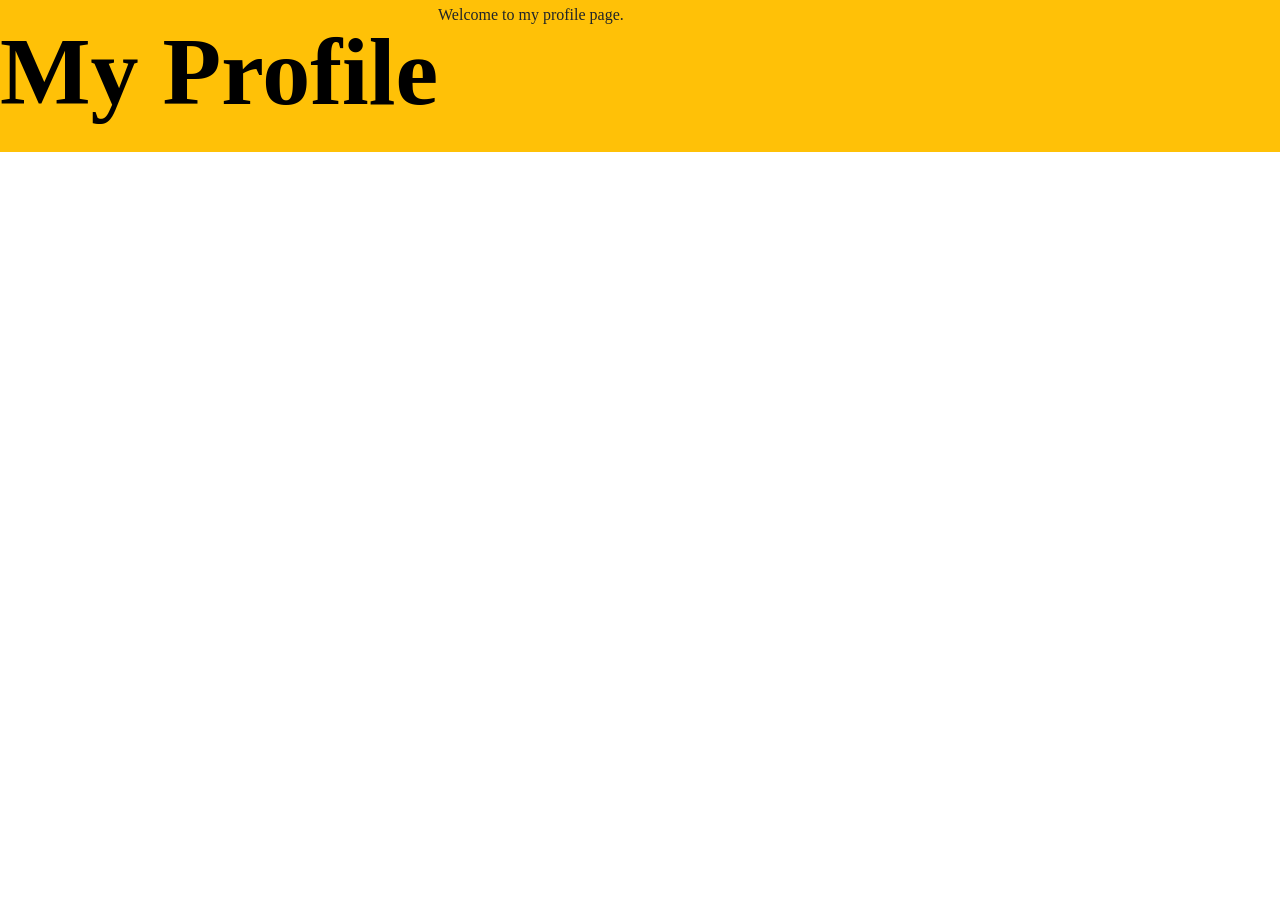
<file: inde.html>
<! Doctype html>
<html lang="en">
<head>
    <meta charset="UTF-8">
    <meta name="viewport" content="width=device-width, initial-scale=1.0">
    <link rel="preconnect" href="https://fonts.googleapis.com">
    <link rel="preconnect" href="https://fonts.gstatic.com" crossorigin>
    <link href="https://cdn.jsdelivr.net/npm/bootstrap@5.3.8/dist/css/bootstrap.min.css" rel="stylesheet" integrity="sha384-sRIl4kxILFvY47J16cr9ZwB07vP4J8+LH7qKQnuqkuIAvNWLzeN8tE5YBujZqJLB" crossorigin="anonymous">
  </head>
    <link href="https://fonts.googleapis.com/css2?family=Playfair+Display:ital,wght@0,400..900;1,400..900&family=Poppins:ital,wght@0,100;0,200;0,300;0,400;0,500;0,600;0,700;0,800;0,900;1,100;1,200;1,300;1,400;1,500;1,600;1,70
    <script src="https://cdn.jsdelivr.net/npm/bootstrap@5.3.8/dist/js/bootstrap.bundle.min.js" integrity="sha384-FKyoEForCGlyvwx9Hj09JcYn3nv7wiPVlz7YYwJrWVcXK/BmnVDxM+D2scQbITxI" crossorigin="anonymous"></script>
  <link rel="stylesheet" href="styles/css" />
  </head> 
<body>
    <div class="d-flex bg-warning">
    <h1>My Profile</h1>
    <p>Welcome to my profile page.</p>
    </div>
</body>
</html>
</file>
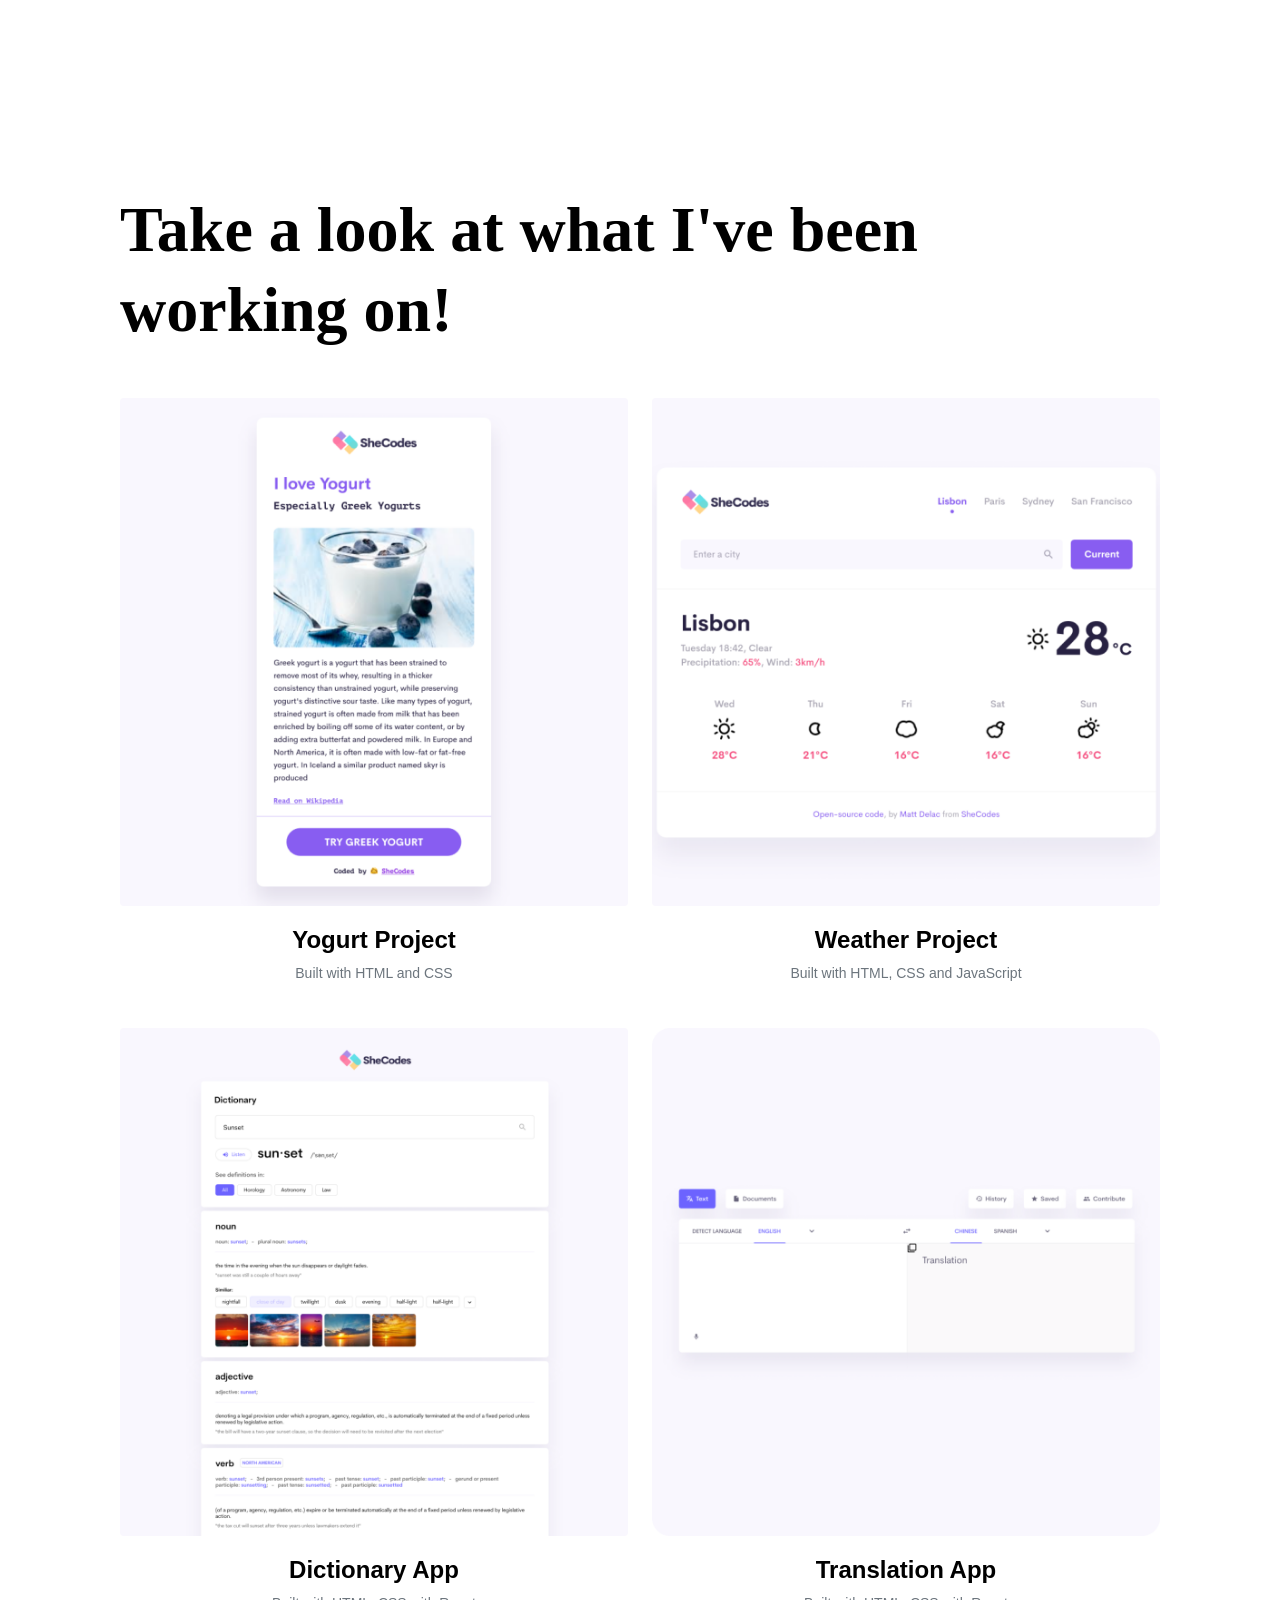
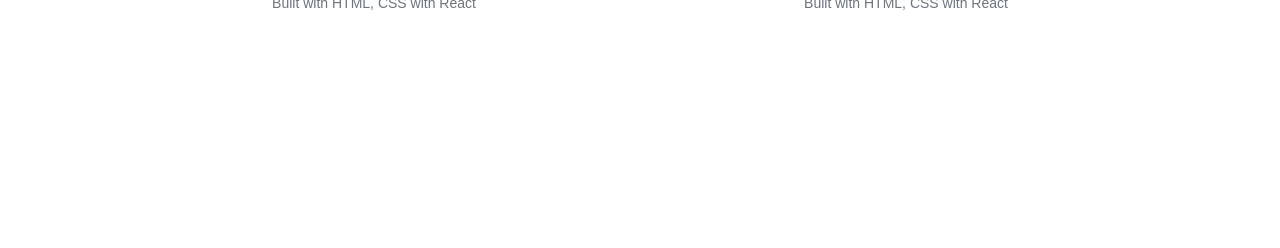
<file: image/SheCodes Portfolio.html>
<!DOCTYPE html>
<!-- saved from url=(0031)https://6k46o.csb.app/work.html -->
<html lang="en"><head><meta http-equiv="Content-Type" content="text/html; charset=UTF-8">
    <script type="text/javascript" src="./SheCodes Portfolio_files/sse-hooks.e15ace8ccace5398a721ffec81f121de.js.download"></script>
    <script type="text/javascript" src="./SheCodes Portfolio_files/banner.d9cb10a38.js.download"></script>

    
    <meta http-equiv="X-UA-Compatible" content="IE=edge">
    <meta name="viewport" content="width=device-width, initial-scale=1.0">
    <title>SheCodes Portfolio</title>

    <link href="./SheCodes Portfolio_files/bootstrap.min.css" rel="stylesheet" integrity="sha384-BmbxuPwQa2lc/FVzBcNJ7UAyJxM6wuqIj61tLrc4wSX0szH/Ev+nYRRuWlolflfl" crossorigin="anonymous">
    <link rel="preconnect" href="https://fonts.gstatic.com/">
    <link href="./SheCodes Portfolio_files/css2" rel="stylesheet">
    <link rel="stylesheet" href="./SheCodes Portfolio_files/portfolio.css">

    <script src="./SheCodes Portfolio_files/bootstrap.bundle.min.js.download" integrity="sha384-b5kHyXgcpbZJO/tY9Ul7kGkf1S0CWuKcCD38l8YkeH8z8QjE0GmW1gYU5S9FOnJ0" crossorigin="anonymous"></script>
    <script src="./SheCodes Portfolio_files/ddc3ee268a.js.download" crossorigin="anonymous"></script><style media="all" id="fa-main">/*!
 * Font Awesome Free 5.15.4 by @fontawesome - https://fontawesome.com
 * License - https://fontawesome.com/license/free (Icons: CC BY 4.0, Fonts: SIL OFL 1.1, Code: MIT License)
 */.fa,.fab,.fad,.fal,.far,.fas{-moz-osx-font-smoothing:grayscale;-webkit-font-smoothing:antialiased;display:inline-block;font-style:normal;font-variant:normal;text-rendering:auto;line-height:1}.fa-lg{font-size:1.33333em;line-height:.75em;vertical-align:-.0667em}.fa-xs{font-size:.75em}.fa-sm{font-size:.875em}.fa-1x{font-size:1em}.fa-2x{font-size:2em}.fa-3x{font-size:3em}.fa-4x{font-size:4em}.fa-5x{font-size:5em}.fa-6x{font-size:6em}.fa-7x{font-size:7em}.fa-8x{font-size:8em}.fa-9x{font-size:9em}.fa-10x{font-size:10em}.fa-fw{text-align:center;width:1.25em}.fa-ul{list-style-type:none;margin-left:2.5em;padding-left:0}.fa-ul>li{position:relative}.fa-li{left:-2em;position:absolute;text-align:center;width:2em;line-height:inherit}.fa-border{border:.08em solid #eee;border-radius:.1em;padding:.2em .25em .15em}.fa-pull-left{float:left}.fa-pull-right{float:right}.fa.fa-pull-left,.fab.fa-pull-left,.fal.fa-pull-left,.far.fa-pull-left,.fas.fa-pull-left{margin-right:.3em}.fa.fa-pull-right,.fab.fa-pull-right,.fal.fa-pull-right,.far.fa-pull-right,.fas.fa-pull-right{margin-left:.3em}.fa-spin{-webkit-animation:fa-spin 2s linear infinite;animation:fa-spin 2s linear infinite}.fa-pulse{-webkit-animation:fa-spin 1s steps(8) infinite;animation:fa-spin 1s steps(8) infinite}@-webkit-keyframes fa-spin{0%{-webkit-transform:rotate(0deg);transform:rotate(0deg)}to{-webkit-transform:rotate(1turn);transform:rotate(1turn)}}@keyframes fa-spin{0%{-webkit-transform:rotate(0deg);transform:rotate(0deg)}to{-webkit-transform:rotate(1turn);transform:rotate(1turn)}}.fa-rotate-90{-ms-filter:"progid:DXImageTransform.Microsoft.BasicImage(rotation=1)";-webkit-transform:rotate(90deg);transform:rotate(90deg)}.fa-rotate-180{-ms-filter:"progid:DXImageTransform.Microsoft.BasicImage(rotation=2)";-webkit-transform:rotate(180deg);transform:rotate(180deg)}.fa-rotate-270{-ms-filter:"progid:DXImageTransform.Microsoft.BasicImage(rotation=3)";-webkit-transform:rotate(270deg);transform:rotate(270deg)}.fa-flip-horizontal{-ms-filter:"progid:DXImageTransform.Microsoft.BasicImage(rotation=0, mirror=1)";-webkit-transform:scaleX(-1);transform:scaleX(-1)}.fa-flip-vertical{-webkit-transform:scaleY(-1);transform:scaleY(-1)}.fa-flip-both,.fa-flip-horizontal.fa-flip-vertical,.fa-flip-vertical{-ms-filter:"progid:DXImageTransform.Microsoft.BasicImage(rotation=2, mirror=1)"}.fa-flip-both,.fa-flip-horizontal.fa-flip-vertical{-webkit-transform:scale(-1);transform:scale(-1)}:root .fa-flip-both,:root .fa-flip-horizontal,:root .fa-flip-vertical,:root .fa-rotate-90,:root .fa-rotate-180,:root .fa-rotate-270{-webkit-filter:none;filter:none}.fa-stack{display:inline-block;height:2em;line-height:2em;position:relative;vertical-align:middle;width:2.5em}.fa-stack-1x,.fa-stack-2x{left:0;position:absolute;text-align:center;width:100%}.fa-stack-1x{line-height:inherit}.fa-stack-2x{font-size:2em}.fa-inverse{color:#fff}.fa-500px:before{content:"\f26e"}.fa-accessible-icon:before{content:"\f368"}.fa-accusoft:before{content:"\f369"}.fa-acquisitions-incorporated:before{content:"\f6af"}.fa-ad:before{content:"\f641"}.fa-address-book:before{content:"\f2b9"}.fa-address-card:before{content:"\f2bb"}.fa-adjust:before{content:"\f042"}.fa-adn:before{content:"\f170"}.fa-adversal:before{content:"\f36a"}.fa-affiliatetheme:before{content:"\f36b"}.fa-air-freshener:before{content:"\f5d0"}.fa-airbnb:before{content:"\f834"}.fa-algolia:before{content:"\f36c"}.fa-align-center:before{content:"\f037"}.fa-align-justify:before{content:"\f039"}.fa-align-left:before{content:"\f036"}.fa-align-right:before{content:"\f038"}.fa-alipay:before{content:"\f642"}.fa-allergies:before{content:"\f461"}.fa-amazon:before{content:"\f270"}.fa-amazon-pay:before{content:"\f42c"}.fa-ambulance:before{content:"\f0f9"}.fa-american-sign-language-interpreting:before{content:"\f2a3"}.fa-amilia:before{content:"\f36d"}.fa-anchor:before{content:"\f13d"}.fa-android:before{content:"\f17b"}.fa-angellist:before{content:"\f209"}.fa-angle-double-down:before{content:"\f103"}.fa-angle-double-left:before{content:"\f100"}.fa-angle-double-right:before{content:"\f101"}.fa-angle-double-up:before{content:"\f102"}.fa-angle-down:before{content:"\f107"}.fa-angle-left:before{content:"\f104"}.fa-angle-right:before{content:"\f105"}.fa-angle-up:before{content:"\f106"}.fa-angry:before{content:"\f556"}.fa-angrycreative:before{content:"\f36e"}.fa-angular:before{content:"\f420"}.fa-ankh:before{content:"\f644"}.fa-app-store:before{content:"\f36f"}.fa-app-store-ios:before{content:"\f370"}.fa-apper:before{content:"\f371"}.fa-apple:before{content:"\f179"}.fa-apple-alt:before{content:"\f5d1"}.fa-apple-pay:before{content:"\f415"}.fa-archive:before{content:"\f187"}.fa-archway:before{content:"\f557"}.fa-arrow-alt-circle-down:before{content:"\f358"}.fa-arrow-alt-circle-left:before{content:"\f359"}.fa-arrow-alt-circle-right:before{content:"\f35a"}.fa-arrow-alt-circle-up:before{content:"\f35b"}.fa-arrow-circle-down:before{content:"\f0ab"}.fa-arrow-circle-left:before{content:"\f0a8"}.fa-arrow-circle-right:before{content:"\f0a9"}.fa-arrow-circle-up:before{content:"\f0aa"}.fa-arrow-down:before{content:"\f063"}.fa-arrow-left:before{content:"\f060"}.fa-arrow-right:before{content:"\f061"}.fa-arrow-up:before{content:"\f062"}.fa-arrows-alt:before{content:"\f0b2"}.fa-arrows-alt-h:before{content:"\f337"}.fa-arrows-alt-v:before{content:"\f338"}.fa-artstation:before{content:"\f77a"}.fa-assistive-listening-systems:before{content:"\f2a2"}.fa-asterisk:before{content:"\f069"}.fa-asymmetrik:before{content:"\f372"}.fa-at:before{content:"\f1fa"}.fa-atlas:before{content:"\f558"}.fa-atlassian:before{content:"\f77b"}.fa-atom:before{content:"\f5d2"}.fa-audible:before{content:"\f373"}.fa-audio-description:before{content:"\f29e"}.fa-autoprefixer:before{content:"\f41c"}.fa-avianex:before{content:"\f374"}.fa-aviato:before{content:"\f421"}.fa-award:before{content:"\f559"}.fa-aws:before{content:"\f375"}.fa-baby:before{content:"\f77c"}.fa-baby-carriage:before{content:"\f77d"}.fa-backspace:before{content:"\f55a"}.fa-backward:before{content:"\f04a"}.fa-bacon:before{content:"\f7e5"}.fa-bacteria:before{content:"\e059"}.fa-bacterium:before{content:"\e05a"}.fa-bahai:before{content:"\f666"}.fa-balance-scale:before{content:"\f24e"}.fa-balance-scale-left:before{content:"\f515"}.fa-balance-scale-right:before{content:"\f516"}.fa-ban:before{content:"\f05e"}.fa-band-aid:before{content:"\f462"}.fa-bandcamp:before{content:"\f2d5"}.fa-barcode:before{content:"\f02a"}.fa-bars:before{content:"\f0c9"}.fa-baseball-ball:before{content:"\f433"}.fa-basketball-ball:before{content:"\f434"}.fa-bath:before{content:"\f2cd"}.fa-battery-empty:before{content:"\f244"}.fa-battery-full:before{content:"\f240"}.fa-battery-half:before{content:"\f242"}.fa-battery-quarter:before{content:"\f243"}.fa-battery-three-quarters:before{content:"\f241"}.fa-battle-net:before{content:"\f835"}.fa-bed:before{content:"\f236"}.fa-beer:before{content:"\f0fc"}.fa-behance:before{content:"\f1b4"}.fa-behance-square:before{content:"\f1b5"}.fa-bell:before{content:"\f0f3"}.fa-bell-slash:before{content:"\f1f6"}.fa-bezier-curve:before{content:"\f55b"}.fa-bible:before{content:"\f647"}.fa-bicycle:before{content:"\f206"}.fa-biking:before{content:"\f84a"}.fa-bimobject:before{content:"\f378"}.fa-binoculars:before{content:"\f1e5"}.fa-biohazard:before{content:"\f780"}.fa-birthday-cake:before{content:"\f1fd"}.fa-bitbucket:before{content:"\f171"}.fa-bitcoin:before{content:"\f379"}.fa-bity:before{content:"\f37a"}.fa-black-tie:before{content:"\f27e"}.fa-blackberry:before{content:"\f37b"}.fa-blender:before{content:"\f517"}.fa-blender-phone:before{content:"\f6b6"}.fa-blind:before{content:"\f29d"}.fa-blog:before{content:"\f781"}.fa-blogger:before{content:"\f37c"}.fa-blogger-b:before{content:"\f37d"}.fa-bluetooth:before{content:"\f293"}.fa-bluetooth-b:before{content:"\f294"}.fa-bold:before{content:"\f032"}.fa-bolt:before{content:"\f0e7"}.fa-bomb:before{content:"\f1e2"}.fa-bone:before{content:"\f5d7"}.fa-bong:before{content:"\f55c"}.fa-book:before{content:"\f02d"}.fa-book-dead:before{content:"\f6b7"}.fa-book-medical:before{content:"\f7e6"}.fa-book-open:before{content:"\f518"}.fa-book-reader:before{content:"\f5da"}.fa-bookmark:before{content:"\f02e"}.fa-bootstrap:before{content:"\f836"}.fa-border-all:before{content:"\f84c"}.fa-border-none:before{content:"\f850"}.fa-border-style:before{content:"\f853"}.fa-bowling-ball:before{content:"\f436"}.fa-box:before{content:"\f466"}.fa-box-open:before{content:"\f49e"}.fa-box-tissue:before{content:"\e05b"}.fa-boxes:before{content:"\f468"}.fa-braille:before{content:"\f2a1"}.fa-brain:before{content:"\f5dc"}.fa-bread-slice:before{content:"\f7ec"}.fa-briefcase:before{content:"\f0b1"}.fa-briefcase-medical:before{content:"\f469"}.fa-broadcast-tower:before{content:"\f519"}.fa-broom:before{content:"\f51a"}.fa-brush:before{content:"\f55d"}.fa-btc:before{content:"\f15a"}.fa-buffer:before{content:"\f837"}.fa-bug:before{content:"\f188"}.fa-building:before{content:"\f1ad"}.fa-bullhorn:before{content:"\f0a1"}.fa-bullseye:before{content:"\f140"}.fa-burn:before{content:"\f46a"}.fa-buromobelexperte:before{content:"\f37f"}.fa-bus:before{content:"\f207"}.fa-bus-alt:before{content:"\f55e"}.fa-business-time:before{content:"\f64a"}.fa-buy-n-large:before{content:"\f8a6"}.fa-buysellads:before{content:"\f20d"}.fa-calculator:before{content:"\f1ec"}.fa-calendar:before{content:"\f133"}.fa-calendar-alt:before{content:"\f073"}.fa-calendar-check:before{content:"\f274"}.fa-calendar-day:before{content:"\f783"}.fa-calendar-minus:before{content:"\f272"}.fa-calendar-plus:before{content:"\f271"}.fa-calendar-times:before{content:"\f273"}.fa-calendar-week:before{content:"\f784"}.fa-camera:before{content:"\f030"}.fa-camera-retro:before{content:"\f083"}.fa-campground:before{content:"\f6bb"}.fa-canadian-maple-leaf:before{content:"\f785"}.fa-candy-cane:before{content:"\f786"}.fa-cannabis:before{content:"\f55f"}.fa-capsules:before{content:"\f46b"}.fa-car:before{content:"\f1b9"}.fa-car-alt:before{content:"\f5de"}.fa-car-battery:before{content:"\f5df"}.fa-car-crash:before{content:"\f5e1"}.fa-car-side:before{content:"\f5e4"}.fa-caravan:before{content:"\f8ff"}.fa-caret-down:before{content:"\f0d7"}.fa-caret-left:before{content:"\f0d9"}.fa-caret-right:before{content:"\f0da"}.fa-caret-square-down:before{content:"\f150"}.fa-caret-square-left:before{content:"\f191"}.fa-caret-square-right:before{content:"\f152"}.fa-caret-square-up:before{content:"\f151"}.fa-caret-up:before{content:"\f0d8"}.fa-carrot:before{content:"\f787"}.fa-cart-arrow-down:before{content:"\f218"}.fa-cart-plus:before{content:"\f217"}.fa-cash-register:before{content:"\f788"}.fa-cat:before{content:"\f6be"}.fa-cc-amazon-pay:before{content:"\f42d"}.fa-cc-amex:before{content:"\f1f3"}.fa-cc-apple-pay:before{content:"\f416"}.fa-cc-diners-club:before{content:"\f24c"}.fa-cc-discover:before{content:"\f1f2"}.fa-cc-jcb:before{content:"\f24b"}.fa-cc-mastercard:before{content:"\f1f1"}.fa-cc-paypal:before{content:"\f1f4"}.fa-cc-stripe:before{content:"\f1f5"}.fa-cc-visa:before{content:"\f1f0"}.fa-centercode:before{content:"\f380"}.fa-centos:before{content:"\f789"}.fa-certificate:before{content:"\f0a3"}.fa-chair:before{content:"\f6c0"}.fa-chalkboard:before{content:"\f51b"}.fa-chalkboard-teacher:before{content:"\f51c"}.fa-charging-station:before{content:"\f5e7"}.fa-chart-area:before{content:"\f1fe"}.fa-chart-bar:before{content:"\f080"}.fa-chart-line:before{content:"\f201"}.fa-chart-pie:before{content:"\f200"}.fa-check:before{content:"\f00c"}.fa-check-circle:before{content:"\f058"}.fa-check-double:before{content:"\f560"}.fa-check-square:before{content:"\f14a"}.fa-cheese:before{content:"\f7ef"}.fa-chess:before{content:"\f439"}.fa-chess-bishop:before{content:"\f43a"}.fa-chess-board:before{content:"\f43c"}.fa-chess-king:before{content:"\f43f"}.fa-chess-knight:before{content:"\f441"}.fa-chess-pawn:before{content:"\f443"}.fa-chess-queen:before{content:"\f445"}.fa-chess-rook:before{content:"\f447"}.fa-chevron-circle-down:before{content:"\f13a"}.fa-chevron-circle-left:before{content:"\f137"}.fa-chevron-circle-right:before{content:"\f138"}.fa-chevron-circle-up:before{content:"\f139"}.fa-chevron-down:before{content:"\f078"}.fa-chevron-left:before{content:"\f053"}.fa-chevron-right:before{content:"\f054"}.fa-chevron-up:before{content:"\f077"}.fa-child:before{content:"\f1ae"}.fa-chrome:before{content:"\f268"}.fa-chromecast:before{content:"\f838"}.fa-church:before{content:"\f51d"}.fa-circle:before{content:"\f111"}.fa-circle-notch:before{content:"\f1ce"}.fa-city:before{content:"\f64f"}.fa-clinic-medical:before{content:"\f7f2"}.fa-clipboard:before{content:"\f328"}.fa-clipboard-check:before{content:"\f46c"}.fa-clipboard-list:before{content:"\f46d"}.fa-clock:before{content:"\f017"}.fa-clone:before{content:"\f24d"}.fa-closed-captioning:before{content:"\f20a"}.fa-cloud:before{content:"\f0c2"}.fa-cloud-download-alt:before{content:"\f381"}.fa-cloud-meatball:before{content:"\f73b"}.fa-cloud-moon:before{content:"\f6c3"}.fa-cloud-moon-rain:before{content:"\f73c"}.fa-cloud-rain:before{content:"\f73d"}.fa-cloud-showers-heavy:before{content:"\f740"}.fa-cloud-sun:before{content:"\f6c4"}.fa-cloud-sun-rain:before{content:"\f743"}.fa-cloud-upload-alt:before{content:"\f382"}.fa-cloudflare:before{content:"\e07d"}.fa-cloudscale:before{content:"\f383"}.fa-cloudsmith:before{content:"\f384"}.fa-cloudversify:before{content:"\f385"}.fa-cocktail:before{content:"\f561"}.fa-code:before{content:"\f121"}.fa-code-branch:before{content:"\f126"}.fa-codepen:before{content:"\f1cb"}.fa-codiepie:before{content:"\f284"}.fa-coffee:before{content:"\f0f4"}.fa-cog:before{content:"\f013"}.fa-cogs:before{content:"\f085"}.fa-coins:before{content:"\f51e"}.fa-columns:before{content:"\f0db"}.fa-comment:before{content:"\f075"}.fa-comment-alt:before{content:"\f27a"}.fa-comment-dollar:before{content:"\f651"}.fa-comment-dots:before{content:"\f4ad"}.fa-comment-medical:before{content:"\f7f5"}.fa-comment-slash:before{content:"\f4b3"}.fa-comments:before{content:"\f086"}.fa-comments-dollar:before{content:"\f653"}.fa-compact-disc:before{content:"\f51f"}.fa-compass:before{content:"\f14e"}.fa-compress:before{content:"\f066"}.fa-compress-alt:before{content:"\f422"}.fa-compress-arrows-alt:before{content:"\f78c"}.fa-concierge-bell:before{content:"\f562"}.fa-confluence:before{content:"\f78d"}.fa-connectdevelop:before{content:"\f20e"}.fa-contao:before{content:"\f26d"}.fa-cookie:before{content:"\f563"}.fa-cookie-bite:before{content:"\f564"}.fa-copy:before{content:"\f0c5"}.fa-copyright:before{content:"\f1f9"}.fa-cotton-bureau:before{content:"\f89e"}.fa-couch:before{content:"\f4b8"}.fa-cpanel:before{content:"\f388"}.fa-creative-commons:before{content:"\f25e"}.fa-creative-commons-by:before{content:"\f4e7"}.fa-creative-commons-nc:before{content:"\f4e8"}.fa-creative-commons-nc-eu:before{content:"\f4e9"}.fa-creative-commons-nc-jp:before{content:"\f4ea"}.fa-creative-commons-nd:before{content:"\f4eb"}.fa-creative-commons-pd:before{content:"\f4ec"}.fa-creative-commons-pd-alt:before{content:"\f4ed"}.fa-creative-commons-remix:before{content:"\f4ee"}.fa-creative-commons-sa:before{content:"\f4ef"}.fa-creative-commons-sampling:before{content:"\f4f0"}.fa-creative-commons-sampling-plus:before{content:"\f4f1"}.fa-creative-commons-share:before{content:"\f4f2"}.fa-creative-commons-zero:before{content:"\f4f3"}.fa-credit-card:before{content:"\f09d"}.fa-critical-role:before{content:"\f6c9"}.fa-crop:before{content:"\f125"}.fa-crop-alt:before{content:"\f565"}.fa-cross:before{content:"\f654"}.fa-crosshairs:before{content:"\f05b"}.fa-crow:before{content:"\f520"}.fa-crown:before{content:"\f521"}.fa-crutch:before{content:"\f7f7"}.fa-css3:before{content:"\f13c"}.fa-css3-alt:before{content:"\f38b"}.fa-cube:before{content:"\f1b2"}.fa-cubes:before{content:"\f1b3"}.fa-cut:before{content:"\f0c4"}.fa-cuttlefish:before{content:"\f38c"}.fa-d-and-d:before{content:"\f38d"}.fa-d-and-d-beyond:before{content:"\f6ca"}.fa-dailymotion:before{content:"\e052"}.fa-dashcube:before{content:"\f210"}.fa-database:before{content:"\f1c0"}.fa-deaf:before{content:"\f2a4"}.fa-deezer:before{content:"\e077"}.fa-delicious:before{content:"\f1a5"}.fa-democrat:before{content:"\f747"}.fa-deploydog:before{content:"\f38e"}.fa-deskpro:before{content:"\f38f"}.fa-desktop:before{content:"\f108"}.fa-dev:before{content:"\f6cc"}.fa-deviantart:before{content:"\f1bd"}.fa-dharmachakra:before{content:"\f655"}.fa-dhl:before{content:"\f790"}.fa-diagnoses:before{content:"\f470"}.fa-diaspora:before{content:"\f791"}.fa-dice:before{content:"\f522"}.fa-dice-d20:before{content:"\f6cf"}.fa-dice-d6:before{content:"\f6d1"}.fa-dice-five:before{content:"\f523"}.fa-dice-four:before{content:"\f524"}.fa-dice-one:before{content:"\f525"}.fa-dice-six:before{content:"\f526"}.fa-dice-three:before{content:"\f527"}.fa-dice-two:before{content:"\f528"}.fa-digg:before{content:"\f1a6"}.fa-digital-ocean:before{content:"\f391"}.fa-digital-tachograph:before{content:"\f566"}.fa-directions:before{content:"\f5eb"}.fa-discord:before{content:"\f392"}.fa-discourse:before{content:"\f393"}.fa-disease:before{content:"\f7fa"}.fa-divide:before{content:"\f529"}.fa-dizzy:before{content:"\f567"}.fa-dna:before{content:"\f471"}.fa-dochub:before{content:"\f394"}.fa-docker:before{content:"\f395"}.fa-dog:before{content:"\f6d3"}.fa-dollar-sign:before{content:"\f155"}.fa-dolly:before{content:"\f472"}.fa-dolly-flatbed:before{content:"\f474"}.fa-donate:before{content:"\f4b9"}.fa-door-closed:before{content:"\f52a"}.fa-door-open:before{content:"\f52b"}.fa-dot-circle:before{content:"\f192"}.fa-dove:before{content:"\f4ba"}.fa-download:before{content:"\f019"}.fa-draft2digital:before{content:"\f396"}.fa-drafting-compass:before{content:"\f568"}.fa-dragon:before{content:"\f6d5"}.fa-draw-polygon:before{content:"\f5ee"}.fa-dribbble:before{content:"\f17d"}.fa-dribbble-square:before{content:"\f397"}.fa-dropbox:before{content:"\f16b"}.fa-drum:before{content:"\f569"}.fa-drum-steelpan:before{content:"\f56a"}.fa-drumstick-bite:before{content:"\f6d7"}.fa-drupal:before{content:"\f1a9"}.fa-dumbbell:before{content:"\f44b"}.fa-dumpster:before{content:"\f793"}.fa-dumpster-fire:before{content:"\f794"}.fa-dungeon:before{content:"\f6d9"}.fa-dyalog:before{content:"\f399"}.fa-earlybirds:before{content:"\f39a"}.fa-ebay:before{content:"\f4f4"}.fa-edge:before{content:"\f282"}.fa-edge-legacy:before{content:"\e078"}.fa-edit:before{content:"\f044"}.fa-egg:before{content:"\f7fb"}.fa-eject:before{content:"\f052"}.fa-elementor:before{content:"\f430"}.fa-ellipsis-h:before{content:"\f141"}.fa-ellipsis-v:before{content:"\f142"}.fa-ello:before{content:"\f5f1"}.fa-ember:before{content:"\f423"}.fa-empire:before{content:"\f1d1"}.fa-envelope:before{content:"\f0e0"}.fa-envelope-open:before{content:"\f2b6"}.fa-envelope-open-text:before{content:"\f658"}.fa-envelope-square:before{content:"\f199"}.fa-envira:before{content:"\f299"}.fa-equals:before{content:"\f52c"}.fa-eraser:before{content:"\f12d"}.fa-erlang:before{content:"\f39d"}.fa-ethereum:before{content:"\f42e"}.fa-ethernet:before{content:"\f796"}.fa-etsy:before{content:"\f2d7"}.fa-euro-sign:before{content:"\f153"}.fa-evernote:before{content:"\f839"}.fa-exchange-alt:before{content:"\f362"}.fa-exclamation:before{content:"\f12a"}.fa-exclamation-circle:before{content:"\f06a"}.fa-exclamation-triangle:before{content:"\f071"}.fa-expand:before{content:"\f065"}.fa-expand-alt:before{content:"\f424"}.fa-expand-arrows-alt:before{content:"\f31e"}.fa-expeditedssl:before{content:"\f23e"}.fa-external-link-alt:before{content:"\f35d"}.fa-external-link-square-alt:before{content:"\f360"}.fa-eye:before{content:"\f06e"}.fa-eye-dropper:before{content:"\f1fb"}.fa-eye-slash:before{content:"\f070"}.fa-facebook:before{content:"\f09a"}.fa-facebook-f:before{content:"\f39e"}.fa-facebook-messenger:before{content:"\f39f"}.fa-facebook-square:before{content:"\f082"}.fa-fan:before{content:"\f863"}.fa-fantasy-flight-games:before{content:"\f6dc"}.fa-fast-backward:before{content:"\f049"}.fa-fast-forward:before{content:"\f050"}.fa-faucet:before{content:"\e005"}.fa-fax:before{content:"\f1ac"}.fa-feather:before{content:"\f52d"}.fa-feather-alt:before{content:"\f56b"}.fa-fedex:before{content:"\f797"}.fa-fedora:before{content:"\f798"}.fa-female:before{content:"\f182"}.fa-fighter-jet:before{content:"\f0fb"}.fa-figma:before{content:"\f799"}.fa-file:before{content:"\f15b"}.fa-file-alt:before{content:"\f15c"}.fa-file-archive:before{content:"\f1c6"}.fa-file-audio:before{content:"\f1c7"}.fa-file-code:before{content:"\f1c9"}.fa-file-contract:before{content:"\f56c"}.fa-file-csv:before{content:"\f6dd"}.fa-file-download:before{content:"\f56d"}.fa-file-excel:before{content:"\f1c3"}.fa-file-export:before{content:"\f56e"}.fa-file-image:before{content:"\f1c5"}.fa-file-import:before{content:"\f56f"}.fa-file-invoice:before{content:"\f570"}.fa-file-invoice-dollar:before{content:"\f571"}.fa-file-medical:before{content:"\f477"}.fa-file-medical-alt:before{content:"\f478"}.fa-file-pdf:before{content:"\f1c1"}.fa-file-powerpoint:before{content:"\f1c4"}.fa-file-prescription:before{content:"\f572"}.fa-file-signature:before{content:"\f573"}.fa-file-upload:before{content:"\f574"}.fa-file-video:before{content:"\f1c8"}.fa-file-word:before{content:"\f1c2"}.fa-fill:before{content:"\f575"}.fa-fill-drip:before{content:"\f576"}.fa-film:before{content:"\f008"}.fa-filter:before{content:"\f0b0"}.fa-fingerprint:before{content:"\f577"}.fa-fire:before{content:"\f06d"}.fa-fire-alt:before{content:"\f7e4"}.fa-fire-extinguisher:before{content:"\f134"}.fa-firefox:before{content:"\f269"}.fa-firefox-browser:before{content:"\e007"}.fa-first-aid:before{content:"\f479"}.fa-first-order:before{content:"\f2b0"}.fa-first-order-alt:before{content:"\f50a"}.fa-firstdraft:before{content:"\f3a1"}.fa-fish:before{content:"\f578"}.fa-fist-raised:before{content:"\f6de"}.fa-flag:before{content:"\f024"}.fa-flag-checkered:before{content:"\f11e"}.fa-flag-usa:before{content:"\f74d"}.fa-flask:before{content:"\f0c3"}.fa-flickr:before{content:"\f16e"}.fa-flipboard:before{content:"\f44d"}.fa-flushed:before{content:"\f579"}.fa-fly:before{content:"\f417"}.fa-folder:before{content:"\f07b"}.fa-folder-minus:before{content:"\f65d"}.fa-folder-open:before{content:"\f07c"}.fa-folder-plus:before{content:"\f65e"}.fa-font:before{content:"\f031"}.fa-font-awesome:before{content:"\f2b4"}.fa-font-awesome-alt:before{content:"\f35c"}.fa-font-awesome-flag:before{content:"\f425"}.fa-font-awesome-logo-full:before{content:"\f4e6"}.fa-fonticons:before{content:"\f280"}.fa-fonticons-fi:before{content:"\f3a2"}.fa-football-ball:before{content:"\f44e"}.fa-fort-awesome:before{content:"\f286"}.fa-fort-awesome-alt:before{content:"\f3a3"}.fa-forumbee:before{content:"\f211"}.fa-forward:before{content:"\f04e"}.fa-foursquare:before{content:"\f180"}.fa-free-code-camp:before{content:"\f2c5"}.fa-freebsd:before{content:"\f3a4"}.fa-frog:before{content:"\f52e"}.fa-frown:before{content:"\f119"}.fa-frown-open:before{content:"\f57a"}.fa-fulcrum:before{content:"\f50b"}.fa-funnel-dollar:before{content:"\f662"}.fa-futbol:before{content:"\f1e3"}.fa-galactic-republic:before{content:"\f50c"}.fa-galactic-senate:before{content:"\f50d"}.fa-gamepad:before{content:"\f11b"}.fa-gas-pump:before{content:"\f52f"}.fa-gavel:before{content:"\f0e3"}.fa-gem:before{content:"\f3a5"}.fa-genderless:before{content:"\f22d"}.fa-get-pocket:before{content:"\f265"}.fa-gg:before{content:"\f260"}.fa-gg-circle:before{content:"\f261"}.fa-ghost:before{content:"\f6e2"}.fa-gift:before{content:"\f06b"}.fa-gifts:before{content:"\f79c"}.fa-git:before{content:"\f1d3"}.fa-git-alt:before{content:"\f841"}.fa-git-square:before{content:"\f1d2"}.fa-github:before{content:"\f09b"}.fa-github-alt:before{content:"\f113"}.fa-github-square:before{content:"\f092"}.fa-gitkraken:before{content:"\f3a6"}.fa-gitlab:before{content:"\f296"}.fa-gitter:before{content:"\f426"}.fa-glass-cheers:before{content:"\f79f"}.fa-glass-martini:before{content:"\f000"}.fa-glass-martini-alt:before{content:"\f57b"}.fa-glass-whiskey:before{content:"\f7a0"}.fa-glasses:before{content:"\f530"}.fa-glide:before{content:"\f2a5"}.fa-glide-g:before{content:"\f2a6"}.fa-globe:before{content:"\f0ac"}.fa-globe-africa:before{content:"\f57c"}.fa-globe-americas:before{content:"\f57d"}.fa-globe-asia:before{content:"\f57e"}.fa-globe-europe:before{content:"\f7a2"}.fa-gofore:before{content:"\f3a7"}.fa-golf-ball:before{content:"\f450"}.fa-goodreads:before{content:"\f3a8"}.fa-goodreads-g:before{content:"\f3a9"}.fa-google:before{content:"\f1a0"}.fa-google-drive:before{content:"\f3aa"}.fa-google-pay:before{content:"\e079"}.fa-google-play:before{content:"\f3ab"}.fa-google-plus:before{content:"\f2b3"}.fa-google-plus-g:before{content:"\f0d5"}.fa-google-plus-square:before{content:"\f0d4"}.fa-google-wallet:before{content:"\f1ee"}.fa-gopuram:before{content:"\f664"}.fa-graduation-cap:before{content:"\f19d"}.fa-gratipay:before{content:"\f184"}.fa-grav:before{content:"\f2d6"}.fa-greater-than:before{content:"\f531"}.fa-greater-than-equal:before{content:"\f532"}.fa-grimace:before{content:"\f57f"}.fa-grin:before{content:"\f580"}.fa-grin-alt:before{content:"\f581"}.fa-grin-beam:before{content:"\f582"}.fa-grin-beam-sweat:before{content:"\f583"}.fa-grin-hearts:before{content:"\f584"}.fa-grin-squint:before{content:"\f585"}.fa-grin-squint-tears:before{content:"\f586"}.fa-grin-stars:before{content:"\f587"}.fa-grin-tears:before{content:"\f588"}.fa-grin-tongue:before{content:"\f589"}.fa-grin-tongue-squint:before{content:"\f58a"}.fa-grin-tongue-wink:before{content:"\f58b"}.fa-grin-wink:before{content:"\f58c"}.fa-grip-horizontal:before{content:"\f58d"}.fa-grip-lines:before{content:"\f7a4"}.fa-grip-lines-vertical:before{content:"\f7a5"}.fa-grip-vertical:before{content:"\f58e"}.fa-gripfire:before{content:"\f3ac"}.fa-grunt:before{content:"\f3ad"}.fa-guilded:before{content:"\e07e"}.fa-guitar:before{content:"\f7a6"}.fa-gulp:before{content:"\f3ae"}.fa-h-square:before{content:"\f0fd"}.fa-hacker-news:before{content:"\f1d4"}.fa-hacker-news-square:before{content:"\f3af"}.fa-hackerrank:before{content:"\f5f7"}.fa-hamburger:before{content:"\f805"}.fa-hammer:before{content:"\f6e3"}.fa-hamsa:before{content:"\f665"}.fa-hand-holding:before{content:"\f4bd"}.fa-hand-holding-heart:before{content:"\f4be"}.fa-hand-holding-medical:before{content:"\e05c"}.fa-hand-holding-usd:before{content:"\f4c0"}.fa-hand-holding-water:before{content:"\f4c1"}.fa-hand-lizard:before{content:"\f258"}.fa-hand-middle-finger:before{content:"\f806"}.fa-hand-paper:before{content:"\f256"}.fa-hand-peace:before{content:"\f25b"}.fa-hand-point-down:before{content:"\f0a7"}.fa-hand-point-left:before{content:"\f0a5"}.fa-hand-point-right:before{content:"\f0a4"}.fa-hand-point-up:before{content:"\f0a6"}.fa-hand-pointer:before{content:"\f25a"}.fa-hand-rock:before{content:"\f255"}.fa-hand-scissors:before{content:"\f257"}.fa-hand-sparkles:before{content:"\e05d"}.fa-hand-spock:before{content:"\f259"}.fa-hands:before{content:"\f4c2"}.fa-hands-helping:before{content:"\f4c4"}.fa-hands-wash:before{content:"\e05e"}.fa-handshake:before{content:"\f2b5"}.fa-handshake-alt-slash:before{content:"\e05f"}.fa-handshake-slash:before{content:"\e060"}.fa-hanukiah:before{content:"\f6e6"}.fa-hard-hat:before{content:"\f807"}.fa-hashtag:before{content:"\f292"}.fa-hat-cowboy:before{content:"\f8c0"}.fa-hat-cowboy-side:before{content:"\f8c1"}.fa-hat-wizard:before{content:"\f6e8"}.fa-hdd:before{content:"\f0a0"}.fa-head-side-cough:before{content:"\e061"}.fa-head-side-cough-slash:before{content:"\e062"}.fa-head-side-mask:before{content:"\e063"}.fa-head-side-virus:before{content:"\e064"}.fa-heading:before{content:"\f1dc"}.fa-headphones:before{content:"\f025"}.fa-headphones-alt:before{content:"\f58f"}.fa-headset:before{content:"\f590"}.fa-heart:before{content:"\f004"}.fa-heart-broken:before{content:"\f7a9"}.fa-heartbeat:before{content:"\f21e"}.fa-helicopter:before{content:"\f533"}.fa-highlighter:before{content:"\f591"}.fa-hiking:before{content:"\f6ec"}.fa-hippo:before{content:"\f6ed"}.fa-hips:before{content:"\f452"}.fa-hire-a-helper:before{content:"\f3b0"}.fa-history:before{content:"\f1da"}.fa-hive:before{content:"\e07f"}.fa-hockey-puck:before{content:"\f453"}.fa-holly-berry:before{content:"\f7aa"}.fa-home:before{content:"\f015"}.fa-hooli:before{content:"\f427"}.fa-hornbill:before{content:"\f592"}.fa-horse:before{content:"\f6f0"}.fa-horse-head:before{content:"\f7ab"}.fa-hospital:before{content:"\f0f8"}.fa-hospital-alt:before{content:"\f47d"}.fa-hospital-symbol:before{content:"\f47e"}.fa-hospital-user:before{content:"\f80d"}.fa-hot-tub:before{content:"\f593"}.fa-hotdog:before{content:"\f80f"}.fa-hotel:before{content:"\f594"}.fa-hotjar:before{content:"\f3b1"}.fa-hourglass:before{content:"\f254"}.fa-hourglass-end:before{content:"\f253"}.fa-hourglass-half:before{content:"\f252"}.fa-hourglass-start:before{content:"\f251"}.fa-house-damage:before{content:"\f6f1"}.fa-house-user:before{content:"\e065"}.fa-houzz:before{content:"\f27c"}.fa-hryvnia:before{content:"\f6f2"}.fa-html5:before{content:"\f13b"}.fa-hubspot:before{content:"\f3b2"}.fa-i-cursor:before{content:"\f246"}.fa-ice-cream:before{content:"\f810"}.fa-icicles:before{content:"\f7ad"}.fa-icons:before{content:"\f86d"}.fa-id-badge:before{content:"\f2c1"}.fa-id-card:before{content:"\f2c2"}.fa-id-card-alt:before{content:"\f47f"}.fa-ideal:before{content:"\e013"}.fa-igloo:before{content:"\f7ae"}.fa-image:before{content:"\f03e"}.fa-images:before{content:"\f302"}.fa-imdb:before{content:"\f2d8"}.fa-inbox:before{content:"\f01c"}.fa-indent:before{content:"\f03c"}.fa-industry:before{content:"\f275"}.fa-infinity:before{content:"\f534"}.fa-info:before{content:"\f129"}.fa-info-circle:before{content:"\f05a"}.fa-innosoft:before{content:"\e080"}.fa-instagram:before{content:"\f16d"}.fa-instagram-square:before{content:"\e055"}.fa-instalod:before{content:"\e081"}.fa-intercom:before{content:"\f7af"}.fa-internet-explorer:before{content:"\f26b"}.fa-invision:before{content:"\f7b0"}.fa-ioxhost:before{content:"\f208"}.fa-italic:before{content:"\f033"}.fa-itch-io:before{content:"\f83a"}.fa-itunes:before{content:"\f3b4"}.fa-itunes-note:before{content:"\f3b5"}.fa-java:before{content:"\f4e4"}.fa-jedi:before{content:"\f669"}.fa-jedi-order:before{content:"\f50e"}.fa-jenkins:before{content:"\f3b6"}.fa-jira:before{content:"\f7b1"}.fa-joget:before{content:"\f3b7"}.fa-joint:before{content:"\f595"}.fa-joomla:before{content:"\f1aa"}.fa-journal-whills:before{content:"\f66a"}.fa-js:before{content:"\f3b8"}.fa-js-square:before{content:"\f3b9"}.fa-jsfiddle:before{content:"\f1cc"}.fa-kaaba:before{content:"\f66b"}.fa-kaggle:before{content:"\f5fa"}.fa-key:before{content:"\f084"}.fa-keybase:before{content:"\f4f5"}.fa-keyboard:before{content:"\f11c"}.fa-keycdn:before{content:"\f3ba"}.fa-khanda:before{content:"\f66d"}.fa-kickstarter:before{content:"\f3bb"}.fa-kickstarter-k:before{content:"\f3bc"}.fa-kiss:before{content:"\f596"}.fa-kiss-beam:before{content:"\f597"}.fa-kiss-wink-heart:before{content:"\f598"}.fa-kiwi-bird:before{content:"\f535"}.fa-korvue:before{content:"\f42f"}.fa-landmark:before{content:"\f66f"}.fa-language:before{content:"\f1ab"}.fa-laptop:before{content:"\f109"}.fa-laptop-code:before{content:"\f5fc"}.fa-laptop-house:before{content:"\e066"}.fa-laptop-medical:before{content:"\f812"}.fa-laravel:before{content:"\f3bd"}.fa-lastfm:before{content:"\f202"}.fa-lastfm-square:before{content:"\f203"}.fa-laugh:before{content:"\f599"}.fa-laugh-beam:before{content:"\f59a"}.fa-laugh-squint:before{content:"\f59b"}.fa-laugh-wink:before{content:"\f59c"}.fa-layer-group:before{content:"\f5fd"}.fa-leaf:before{content:"\f06c"}.fa-leanpub:before{content:"\f212"}.fa-lemon:before{content:"\f094"}.fa-less:before{content:"\f41d"}.fa-less-than:before{content:"\f536"}.fa-less-than-equal:before{content:"\f537"}.fa-level-down-alt:before{content:"\f3be"}.fa-level-up-alt:before{content:"\f3bf"}.fa-life-ring:before{content:"\f1cd"}.fa-lightbulb:before{content:"\f0eb"}.fa-line:before{content:"\f3c0"}.fa-link:before{content:"\f0c1"}.fa-linkedin:before{content:"\f08c"}.fa-linkedin-in:before{content:"\f0e1"}.fa-linode:before{content:"\f2b8"}.fa-linux:before{content:"\f17c"}.fa-lira-sign:before{content:"\f195"}.fa-list:before{content:"\f03a"}.fa-list-alt:before{content:"\f022"}.fa-list-ol:before{content:"\f0cb"}.fa-list-ul:before{content:"\f0ca"}.fa-location-arrow:before{content:"\f124"}.fa-lock:before{content:"\f023"}.fa-lock-open:before{content:"\f3c1"}.fa-long-arrow-alt-down:before{content:"\f309"}.fa-long-arrow-alt-left:before{content:"\f30a"}.fa-long-arrow-alt-right:before{content:"\f30b"}.fa-long-arrow-alt-up:before{content:"\f30c"}.fa-low-vision:before{content:"\f2a8"}.fa-luggage-cart:before{content:"\f59d"}.fa-lungs:before{content:"\f604"}.fa-lungs-virus:before{content:"\e067"}.fa-lyft:before{content:"\f3c3"}.fa-magento:before{content:"\f3c4"}.fa-magic:before{content:"\f0d0"}.fa-magnet:before{content:"\f076"}.fa-mail-bulk:before{content:"\f674"}.fa-mailchimp:before{content:"\f59e"}.fa-male:before{content:"\f183"}.fa-mandalorian:before{content:"\f50f"}.fa-map:before{content:"\f279"}.fa-map-marked:before{content:"\f59f"}.fa-map-marked-alt:before{content:"\f5a0"}.fa-map-marker:before{content:"\f041"}.fa-map-marker-alt:before{content:"\f3c5"}.fa-map-pin:before{content:"\f276"}.fa-map-signs:before{content:"\f277"}.fa-markdown:before{content:"\f60f"}.fa-marker:before{content:"\f5a1"}.fa-mars:before{content:"\f222"}.fa-mars-double:before{content:"\f227"}.fa-mars-stroke:before{content:"\f229"}.fa-mars-stroke-h:before{content:"\f22b"}.fa-mars-stroke-v:before{content:"\f22a"}.fa-mask:before{content:"\f6fa"}.fa-mastodon:before{content:"\f4f6"}.fa-maxcdn:before{content:"\f136"}.fa-mdb:before{content:"\f8ca"}.fa-medal:before{content:"\f5a2"}.fa-medapps:before{content:"\f3c6"}.fa-medium:before{content:"\f23a"}.fa-medium-m:before{content:"\f3c7"}.fa-medkit:before{content:"\f0fa"}.fa-medrt:before{content:"\f3c8"}.fa-meetup:before{content:"\f2e0"}.fa-megaport:before{content:"\f5a3"}.fa-meh:before{content:"\f11a"}.fa-meh-blank:before{content:"\f5a4"}.fa-meh-rolling-eyes:before{content:"\f5a5"}.fa-memory:before{content:"\f538"}.fa-mendeley:before{content:"\f7b3"}.fa-menorah:before{content:"\f676"}.fa-mercury:before{content:"\f223"}.fa-meteor:before{content:"\f753"}.fa-microblog:before{content:"\e01a"}.fa-microchip:before{content:"\f2db"}.fa-microphone:before{content:"\f130"}.fa-microphone-alt:before{content:"\f3c9"}.fa-microphone-alt-slash:before{content:"\f539"}.fa-microphone-slash:before{content:"\f131"}.fa-microscope:before{content:"\f610"}.fa-microsoft:before{content:"\f3ca"}.fa-minus:before{content:"\f068"}.fa-minus-circle:before{content:"\f056"}.fa-minus-square:before{content:"\f146"}.fa-mitten:before{content:"\f7b5"}.fa-mix:before{content:"\f3cb"}.fa-mixcloud:before{content:"\f289"}.fa-mixer:before{content:"\e056"}.fa-mizuni:before{content:"\f3cc"}.fa-mobile:before{content:"\f10b"}.fa-mobile-alt:before{content:"\f3cd"}.fa-modx:before{content:"\f285"}.fa-monero:before{content:"\f3d0"}.fa-money-bill:before{content:"\f0d6"}.fa-money-bill-alt:before{content:"\f3d1"}.fa-money-bill-wave:before{content:"\f53a"}.fa-money-bill-wave-alt:before{content:"\f53b"}.fa-money-check:before{content:"\f53c"}.fa-money-check-alt:before{content:"\f53d"}.fa-monument:before{content:"\f5a6"}.fa-moon:before{content:"\f186"}.fa-mortar-pestle:before{content:"\f5a7"}.fa-mosque:before{content:"\f678"}.fa-motorcycle:before{content:"\f21c"}.fa-mountain:before{content:"\f6fc"}.fa-mouse:before{content:"\f8cc"}.fa-mouse-pointer:before{content:"\f245"}.fa-mug-hot:before{content:"\f7b6"}.fa-music:before{content:"\f001"}.fa-napster:before{content:"\f3d2"}.fa-neos:before{content:"\f612"}.fa-network-wired:before{content:"\f6ff"}.fa-neuter:before{content:"\f22c"}.fa-newspaper:before{content:"\f1ea"}.fa-nimblr:before{content:"\f5a8"}.fa-node:before{content:"\f419"}.fa-node-js:before{content:"\f3d3"}.fa-not-equal:before{content:"\f53e"}.fa-notes-medical:before{content:"\f481"}.fa-npm:before{content:"\f3d4"}.fa-ns8:before{content:"\f3d5"}.fa-nutritionix:before{content:"\f3d6"}.fa-object-group:before{content:"\f247"}.fa-object-ungroup:before{content:"\f248"}.fa-octopus-deploy:before{content:"\e082"}.fa-odnoklassniki:before{content:"\f263"}.fa-odnoklassniki-square:before{content:"\f264"}.fa-oil-can:before{content:"\f613"}.fa-old-republic:before{content:"\f510"}.fa-om:before{content:"\f679"}.fa-opencart:before{content:"\f23d"}.fa-openid:before{content:"\f19b"}.fa-opera:before{content:"\f26a"}.fa-optin-monster:before{content:"\f23c"}.fa-orcid:before{content:"\f8d2"}.fa-osi:before{content:"\f41a"}.fa-otter:before{content:"\f700"}.fa-outdent:before{content:"\f03b"}.fa-page4:before{content:"\f3d7"}.fa-pagelines:before{content:"\f18c"}.fa-pager:before{content:"\f815"}.fa-paint-brush:before{content:"\f1fc"}.fa-paint-roller:before{content:"\f5aa"}.fa-palette:before{content:"\f53f"}.fa-palfed:before{content:"\f3d8"}.fa-pallet:before{content:"\f482"}.fa-paper-plane:before{content:"\f1d8"}.fa-paperclip:before{content:"\f0c6"}.fa-parachute-box:before{content:"\f4cd"}.fa-paragraph:before{content:"\f1dd"}.fa-parking:before{content:"\f540"}.fa-passport:before{content:"\f5ab"}.fa-pastafarianism:before{content:"\f67b"}.fa-paste:before{content:"\f0ea"}.fa-patreon:before{content:"\f3d9"}.fa-pause:before{content:"\f04c"}.fa-pause-circle:before{content:"\f28b"}.fa-paw:before{content:"\f1b0"}.fa-paypal:before{content:"\f1ed"}.fa-peace:before{content:"\f67c"}.fa-pen:before{content:"\f304"}.fa-pen-alt:before{content:"\f305"}.fa-pen-fancy:before{content:"\f5ac"}.fa-pen-nib:before{content:"\f5ad"}.fa-pen-square:before{content:"\f14b"}.fa-pencil-alt:before{content:"\f303"}.fa-pencil-ruler:before{content:"\f5ae"}.fa-penny-arcade:before{content:"\f704"}.fa-people-arrows:before{content:"\e068"}.fa-people-carry:before{content:"\f4ce"}.fa-pepper-hot:before{content:"\f816"}.fa-perbyte:before{content:"\e083"}.fa-percent:before{content:"\f295"}.fa-percentage:before{content:"\f541"}.fa-periscope:before{content:"\f3da"}.fa-person-booth:before{content:"\f756"}.fa-phabricator:before{content:"\f3db"}.fa-phoenix-framework:before{content:"\f3dc"}.fa-phoenix-squadron:before{content:"\f511"}.fa-phone:before{content:"\f095"}.fa-phone-alt:before{content:"\f879"}.fa-phone-slash:before{content:"\f3dd"}.fa-phone-square:before{content:"\f098"}.fa-phone-square-alt:before{content:"\f87b"}.fa-phone-volume:before{content:"\f2a0"}.fa-photo-video:before{content:"\f87c"}.fa-php:before{content:"\f457"}.fa-pied-piper:before{content:"\f2ae"}.fa-pied-piper-alt:before{content:"\f1a8"}.fa-pied-piper-hat:before{content:"\f4e5"}.fa-pied-piper-pp:before{content:"\f1a7"}.fa-pied-piper-square:before{content:"\e01e"}.fa-piggy-bank:before{content:"\f4d3"}.fa-pills:before{content:"\f484"}.fa-pinterest:before{content:"\f0d2"}.fa-pinterest-p:before{content:"\f231"}.fa-pinterest-square:before{content:"\f0d3"}.fa-pizza-slice:before{content:"\f818"}.fa-place-of-worship:before{content:"\f67f"}.fa-plane:before{content:"\f072"}.fa-plane-arrival:before{content:"\f5af"}.fa-plane-departure:before{content:"\f5b0"}.fa-plane-slash:before{content:"\e069"}.fa-play:before{content:"\f04b"}.fa-play-circle:before{content:"\f144"}.fa-playstation:before{content:"\f3df"}.fa-plug:before{content:"\f1e6"}.fa-plus:before{content:"\f067"}.fa-plus-circle:before{content:"\f055"}.fa-plus-square:before{content:"\f0fe"}.fa-podcast:before{content:"\f2ce"}.fa-poll:before{content:"\f681"}.fa-poll-h:before{content:"\f682"}.fa-poo:before{content:"\f2fe"}.fa-poo-storm:before{content:"\f75a"}.fa-poop:before{content:"\f619"}.fa-portrait:before{content:"\f3e0"}.fa-pound-sign:before{content:"\f154"}.fa-power-off:before{content:"\f011"}.fa-pray:before{content:"\f683"}.fa-praying-hands:before{content:"\f684"}.fa-prescription:before{content:"\f5b1"}.fa-prescription-bottle:before{content:"\f485"}.fa-prescription-bottle-alt:before{content:"\f486"}.fa-print:before{content:"\f02f"}.fa-procedures:before{content:"\f487"}.fa-product-hunt:before{content:"\f288"}.fa-project-diagram:before{content:"\f542"}.fa-pump-medical:before{content:"\e06a"}.fa-pump-soap:before{content:"\e06b"}.fa-pushed:before{content:"\f3e1"}.fa-puzzle-piece:before{content:"\f12e"}.fa-python:before{content:"\f3e2"}.fa-qq:before{content:"\f1d6"}.fa-qrcode:before{content:"\f029"}.fa-question:before{content:"\f128"}.fa-question-circle:before{content:"\f059"}.fa-quidditch:before{content:"\f458"}.fa-quinscape:before{content:"\f459"}.fa-quora:before{content:"\f2c4"}.fa-quote-left:before{content:"\f10d"}.fa-quote-right:before{content:"\f10e"}.fa-quran:before{content:"\f687"}.fa-r-project:before{content:"\f4f7"}.fa-radiation:before{content:"\f7b9"}.fa-radiation-alt:before{content:"\f7ba"}.fa-rainbow:before{content:"\f75b"}.fa-random:before{content:"\f074"}.fa-raspberry-pi:before{content:"\f7bb"}.fa-ravelry:before{content:"\f2d9"}.fa-react:before{content:"\f41b"}.fa-reacteurope:before{content:"\f75d"}.fa-readme:before{content:"\f4d5"}.fa-rebel:before{content:"\f1d0"}.fa-receipt:before{content:"\f543"}.fa-record-vinyl:before{content:"\f8d9"}.fa-recycle:before{content:"\f1b8"}.fa-red-river:before{content:"\f3e3"}.fa-reddit:before{content:"\f1a1"}.fa-reddit-alien:before{content:"\f281"}.fa-reddit-square:before{content:"\f1a2"}.fa-redhat:before{content:"\f7bc"}.fa-redo:before{content:"\f01e"}.fa-redo-alt:before{content:"\f2f9"}.fa-registered:before{content:"\f25d"}.fa-remove-format:before{content:"\f87d"}.fa-renren:before{content:"\f18b"}.fa-reply:before{content:"\f3e5"}.fa-reply-all:before{content:"\f122"}.fa-replyd:before{content:"\f3e6"}.fa-republican:before{content:"\f75e"}.fa-researchgate:before{content:"\f4f8"}.fa-resolving:before{content:"\f3e7"}.fa-restroom:before{content:"\f7bd"}.fa-retweet:before{content:"\f079"}.fa-rev:before{content:"\f5b2"}.fa-ribbon:before{content:"\f4d6"}.fa-ring:before{content:"\f70b"}.fa-road:before{content:"\f018"}.fa-robot:before{content:"\f544"}.fa-rocket:before{content:"\f135"}.fa-rocketchat:before{content:"\f3e8"}.fa-rockrms:before{content:"\f3e9"}.fa-route:before{content:"\f4d7"}.fa-rss:before{content:"\f09e"}.fa-rss-square:before{content:"\f143"}.fa-ruble-sign:before{content:"\f158"}.fa-ruler:before{content:"\f545"}.fa-ruler-combined:before{content:"\f546"}.fa-ruler-horizontal:before{content:"\f547"}.fa-ruler-vertical:before{content:"\f548"}.fa-running:before{content:"\f70c"}.fa-rupee-sign:before{content:"\f156"}.fa-rust:before{content:"\e07a"}.fa-sad-cry:before{content:"\f5b3"}.fa-sad-tear:before{content:"\f5b4"}.fa-safari:before{content:"\f267"}.fa-salesforce:before{content:"\f83b"}.fa-sass:before{content:"\f41e"}.fa-satellite:before{content:"\f7bf"}.fa-satellite-dish:before{content:"\f7c0"}.fa-save:before{content:"\f0c7"}.fa-schlix:before{content:"\f3ea"}.fa-school:before{content:"\f549"}.fa-screwdriver:before{content:"\f54a"}.fa-scribd:before{content:"\f28a"}.fa-scroll:before{content:"\f70e"}.fa-sd-card:before{content:"\f7c2"}.fa-search:before{content:"\f002"}.fa-search-dollar:before{content:"\f688"}.fa-search-location:before{content:"\f689"}.fa-search-minus:before{content:"\f010"}.fa-search-plus:before{content:"\f00e"}.fa-searchengin:before{content:"\f3eb"}.fa-seedling:before{content:"\f4d8"}.fa-sellcast:before{content:"\f2da"}.fa-sellsy:before{content:"\f213"}.fa-server:before{content:"\f233"}.fa-servicestack:before{content:"\f3ec"}.fa-shapes:before{content:"\f61f"}.fa-share:before{content:"\f064"}.fa-share-alt:before{content:"\f1e0"}.fa-share-alt-square:before{content:"\f1e1"}.fa-share-square:before{content:"\f14d"}.fa-shekel-sign:before{content:"\f20b"}.fa-shield-alt:before{content:"\f3ed"}.fa-shield-virus:before{content:"\e06c"}.fa-ship:before{content:"\f21a"}.fa-shipping-fast:before{content:"\f48b"}.fa-shirtsinbulk:before{content:"\f214"}.fa-shoe-prints:before{content:"\f54b"}.fa-shopify:before{content:"\e057"}.fa-shopping-bag:before{content:"\f290"}.fa-shopping-basket:before{content:"\f291"}.fa-shopping-cart:before{content:"\f07a"}.fa-shopware:before{content:"\f5b5"}.fa-shower:before{content:"\f2cc"}.fa-shuttle-van:before{content:"\f5b6"}.fa-sign:before{content:"\f4d9"}.fa-sign-in-alt:before{content:"\f2f6"}.fa-sign-language:before{content:"\f2a7"}.fa-sign-out-alt:before{content:"\f2f5"}.fa-signal:before{content:"\f012"}.fa-signature:before{content:"\f5b7"}.fa-sim-card:before{content:"\f7c4"}.fa-simplybuilt:before{content:"\f215"}.fa-sink:before{content:"\e06d"}.fa-sistrix:before{content:"\f3ee"}.fa-sitemap:before{content:"\f0e8"}.fa-sith:before{content:"\f512"}.fa-skating:before{content:"\f7c5"}.fa-sketch:before{content:"\f7c6"}.fa-skiing:before{content:"\f7c9"}.fa-skiing-nordic:before{content:"\f7ca"}.fa-skull:before{content:"\f54c"}.fa-skull-crossbones:before{content:"\f714"}.fa-skyatlas:before{content:"\f216"}.fa-skype:before{content:"\f17e"}.fa-slack:before{content:"\f198"}.fa-slack-hash:before{content:"\f3ef"}.fa-slash:before{content:"\f715"}.fa-sleigh:before{content:"\f7cc"}.fa-sliders-h:before{content:"\f1de"}.fa-slideshare:before{content:"\f1e7"}.fa-smile:before{content:"\f118"}.fa-smile-beam:before{content:"\f5b8"}.fa-smile-wink:before{content:"\f4da"}.fa-smog:before{content:"\f75f"}.fa-smoking:before{content:"\f48d"}.fa-smoking-ban:before{content:"\f54d"}.fa-sms:before{content:"\f7cd"}.fa-snapchat:before{content:"\f2ab"}.fa-snapchat-ghost:before{content:"\f2ac"}.fa-snapchat-square:before{content:"\f2ad"}.fa-snowboarding:before{content:"\f7ce"}.fa-snowflake:before{content:"\f2dc"}.fa-snowman:before{content:"\f7d0"}.fa-snowplow:before{content:"\f7d2"}.fa-soap:before{content:"\e06e"}.fa-socks:before{content:"\f696"}.fa-solar-panel:before{content:"\f5ba"}.fa-sort:before{content:"\f0dc"}.fa-sort-alpha-down:before{content:"\f15d"}.fa-sort-alpha-down-alt:before{content:"\f881"}.fa-sort-alpha-up:before{content:"\f15e"}.fa-sort-alpha-up-alt:before{content:"\f882"}.fa-sort-amount-down:before{content:"\f160"}.fa-sort-amount-down-alt:before{content:"\f884"}.fa-sort-amount-up:before{content:"\f161"}.fa-sort-amount-up-alt:before{content:"\f885"}.fa-sort-down:before{content:"\f0dd"}.fa-sort-numeric-down:before{content:"\f162"}.fa-sort-numeric-down-alt:before{content:"\f886"}.fa-sort-numeric-up:before{content:"\f163"}.fa-sort-numeric-up-alt:before{content:"\f887"}.fa-sort-up:before{content:"\f0de"}.fa-soundcloud:before{content:"\f1be"}.fa-sourcetree:before{content:"\f7d3"}.fa-spa:before{content:"\f5bb"}.fa-space-shuttle:before{content:"\f197"}.fa-speakap:before{content:"\f3f3"}.fa-speaker-deck:before{content:"\f83c"}.fa-spell-check:before{content:"\f891"}.fa-spider:before{content:"\f717"}.fa-spinner:before{content:"\f110"}.fa-splotch:before{content:"\f5bc"}.fa-spotify:before{content:"\f1bc"}.fa-spray-can:before{content:"\f5bd"}.fa-square:before{content:"\f0c8"}.fa-square-full:before{content:"\f45c"}.fa-square-root-alt:before{content:"\f698"}.fa-squarespace:before{content:"\f5be"}.fa-stack-exchange:before{content:"\f18d"}.fa-stack-overflow:before{content:"\f16c"}.fa-stackpath:before{content:"\f842"}.fa-stamp:before{content:"\f5bf"}.fa-star:before{content:"\f005"}.fa-star-and-crescent:before{content:"\f699"}.fa-star-half:before{content:"\f089"}.fa-star-half-alt:before{content:"\f5c0"}.fa-star-of-david:before{content:"\f69a"}.fa-star-of-life:before{content:"\f621"}.fa-staylinked:before{content:"\f3f5"}.fa-steam:before{content:"\f1b6"}.fa-steam-square:before{content:"\f1b7"}.fa-steam-symbol:before{content:"\f3f6"}.fa-step-backward:before{content:"\f048"}.fa-step-forward:before{content:"\f051"}.fa-stethoscope:before{content:"\f0f1"}.fa-sticker-mule:before{content:"\f3f7"}.fa-sticky-note:before{content:"\f249"}.fa-stop:before{content:"\f04d"}.fa-stop-circle:before{content:"\f28d"}.fa-stopwatch:before{content:"\f2f2"}.fa-stopwatch-20:before{content:"\e06f"}.fa-store:before{content:"\f54e"}.fa-store-alt:before{content:"\f54f"}.fa-store-alt-slash:before{content:"\e070"}.fa-store-slash:before{content:"\e071"}.fa-strava:before{content:"\f428"}.fa-stream:before{content:"\f550"}.fa-street-view:before{content:"\f21d"}.fa-strikethrough:before{content:"\f0cc"}.fa-stripe:before{content:"\f429"}.fa-stripe-s:before{content:"\f42a"}.fa-stroopwafel:before{content:"\f551"}.fa-studiovinari:before{content:"\f3f8"}.fa-stumbleupon:before{content:"\f1a4"}.fa-stumbleupon-circle:before{content:"\f1a3"}.fa-subscript:before{content:"\f12c"}.fa-subway:before{content:"\f239"}.fa-suitcase:before{content:"\f0f2"}.fa-suitcase-rolling:before{content:"\f5c1"}.fa-sun:before{content:"\f185"}.fa-superpowers:before{content:"\f2dd"}.fa-superscript:before{content:"\f12b"}.fa-supple:before{content:"\f3f9"}.fa-surprise:before{content:"\f5c2"}.fa-suse:before{content:"\f7d6"}.fa-swatchbook:before{content:"\f5c3"}.fa-swift:before{content:"\f8e1"}.fa-swimmer:before{content:"\f5c4"}.fa-swimming-pool:before{content:"\f5c5"}.fa-symfony:before{content:"\f83d"}.fa-synagogue:before{content:"\f69b"}.fa-sync:before{content:"\f021"}.fa-sync-alt:before{content:"\f2f1"}.fa-syringe:before{content:"\f48e"}.fa-table:before{content:"\f0ce"}.fa-table-tennis:before{content:"\f45d"}.fa-tablet:before{content:"\f10a"}.fa-tablet-alt:before{content:"\f3fa"}.fa-tablets:before{content:"\f490"}.fa-tachometer-alt:before{content:"\f3fd"}.fa-tag:before{content:"\f02b"}.fa-tags:before{content:"\f02c"}.fa-tape:before{content:"\f4db"}.fa-tasks:before{content:"\f0ae"}.fa-taxi:before{content:"\f1ba"}.fa-teamspeak:before{content:"\f4f9"}.fa-teeth:before{content:"\f62e"}.fa-teeth-open:before{content:"\f62f"}.fa-telegram:before{content:"\f2c6"}.fa-telegram-plane:before{content:"\f3fe"}.fa-temperature-high:before{content:"\f769"}.fa-temperature-low:before{content:"\f76b"}.fa-tencent-weibo:before{content:"\f1d5"}.fa-tenge:before{content:"\f7d7"}.fa-terminal:before{content:"\f120"}.fa-text-height:before{content:"\f034"}.fa-text-width:before{content:"\f035"}.fa-th:before{content:"\f00a"}.fa-th-large:before{content:"\f009"}.fa-th-list:before{content:"\f00b"}.fa-the-red-yeti:before{content:"\f69d"}.fa-theater-masks:before{content:"\f630"}.fa-themeco:before{content:"\f5c6"}.fa-themeisle:before{content:"\f2b2"}.fa-thermometer:before{content:"\f491"}.fa-thermometer-empty:before{content:"\f2cb"}.fa-thermometer-full:before{content:"\f2c7"}.fa-thermometer-half:before{content:"\f2c9"}.fa-thermometer-quarter:before{content:"\f2ca"}.fa-thermometer-three-quarters:before{content:"\f2c8"}.fa-think-peaks:before{content:"\f731"}.fa-thumbs-down:before{content:"\f165"}.fa-thumbs-up:before{content:"\f164"}.fa-thumbtack:before{content:"\f08d"}.fa-ticket-alt:before{content:"\f3ff"}.fa-tiktok:before{content:"\e07b"}.fa-times:before{content:"\f00d"}.fa-times-circle:before{content:"\f057"}.fa-tint:before{content:"\f043"}.fa-tint-slash:before{content:"\f5c7"}.fa-tired:before{content:"\f5c8"}.fa-toggle-off:before{content:"\f204"}.fa-toggle-on:before{content:"\f205"}.fa-toilet:before{content:"\f7d8"}.fa-toilet-paper:before{content:"\f71e"}.fa-toilet-paper-slash:before{content:"\e072"}.fa-toolbox:before{content:"\f552"}.fa-tools:before{content:"\f7d9"}.fa-tooth:before{content:"\f5c9"}.fa-torah:before{content:"\f6a0"}.fa-torii-gate:before{content:"\f6a1"}.fa-tractor:before{content:"\f722"}.fa-trade-federation:before{content:"\f513"}.fa-trademark:before{content:"\f25c"}.fa-traffic-light:before{content:"\f637"}.fa-trailer:before{content:"\e041"}.fa-train:before{content:"\f238"}.fa-tram:before{content:"\f7da"}.fa-transgender:before{content:"\f224"}.fa-transgender-alt:before{content:"\f225"}.fa-trash:before{content:"\f1f8"}.fa-trash-alt:before{content:"\f2ed"}.fa-trash-restore:before{content:"\f829"}.fa-trash-restore-alt:before{content:"\f82a"}.fa-tree:before{content:"\f1bb"}.fa-trello:before{content:"\f181"}.fa-trophy:before{content:"\f091"}.fa-truck:before{content:"\f0d1"}.fa-truck-loading:before{content:"\f4de"}.fa-truck-monster:before{content:"\f63b"}.fa-truck-moving:before{content:"\f4df"}.fa-truck-pickup:before{content:"\f63c"}.fa-tshirt:before{content:"\f553"}.fa-tty:before{content:"\f1e4"}.fa-tumblr:before{content:"\f173"}.fa-tumblr-square:before{content:"\f174"}.fa-tv:before{content:"\f26c"}.fa-twitch:before{content:"\f1e8"}.fa-twitter:before{content:"\f099"}.fa-twitter-square:before{content:"\f081"}.fa-typo3:before{content:"\f42b"}.fa-uber:before{content:"\f402"}.fa-ubuntu:before{content:"\f7df"}.fa-uikit:before{content:"\f403"}.fa-umbraco:before{content:"\f8e8"}.fa-umbrella:before{content:"\f0e9"}.fa-umbrella-beach:before{content:"\f5ca"}.fa-uncharted:before{content:"\e084"}.fa-underline:before{content:"\f0cd"}.fa-undo:before{content:"\f0e2"}.fa-undo-alt:before{content:"\f2ea"}.fa-uniregistry:before{content:"\f404"}.fa-unity:before{content:"\e049"}.fa-universal-access:before{content:"\f29a"}.fa-university:before{content:"\f19c"}.fa-unlink:before{content:"\f127"}.fa-unlock:before{content:"\f09c"}.fa-unlock-alt:before{content:"\f13e"}.fa-unsplash:before{content:"\e07c"}.fa-untappd:before{content:"\f405"}.fa-upload:before{content:"\f093"}.fa-ups:before{content:"\f7e0"}.fa-usb:before{content:"\f287"}.fa-user:before{content:"\f007"}.fa-user-alt:before{content:"\f406"}.fa-user-alt-slash:before{content:"\f4fa"}.fa-user-astronaut:before{content:"\f4fb"}.fa-user-check:before{content:"\f4fc"}.fa-user-circle:before{content:"\f2bd"}.fa-user-clock:before{content:"\f4fd"}.fa-user-cog:before{content:"\f4fe"}.fa-user-edit:before{content:"\f4ff"}.fa-user-friends:before{content:"\f500"}.fa-user-graduate:before{content:"\f501"}.fa-user-injured:before{content:"\f728"}.fa-user-lock:before{content:"\f502"}.fa-user-md:before{content:"\f0f0"}.fa-user-minus:before{content:"\f503"}.fa-user-ninja:before{content:"\f504"}.fa-user-nurse:before{content:"\f82f"}.fa-user-plus:before{content:"\f234"}.fa-user-secret:before{content:"\f21b"}.fa-user-shield:before{content:"\f505"}.fa-user-slash:before{content:"\f506"}.fa-user-tag:before{content:"\f507"}.fa-user-tie:before{content:"\f508"}.fa-user-times:before{content:"\f235"}.fa-users:before{content:"\f0c0"}.fa-users-cog:before{content:"\f509"}.fa-users-slash:before{content:"\e073"}.fa-usps:before{content:"\f7e1"}.fa-ussunnah:before{content:"\f407"}.fa-utensil-spoon:before{content:"\f2e5"}.fa-utensils:before{content:"\f2e7"}.fa-vaadin:before{content:"\f408"}.fa-vector-square:before{content:"\f5cb"}.fa-venus:before{content:"\f221"}.fa-venus-double:before{content:"\f226"}.fa-venus-mars:before{content:"\f228"}.fa-vest:before{content:"\e085"}.fa-vest-patches:before{content:"\e086"}.fa-viacoin:before{content:"\f237"}.fa-viadeo:before{content:"\f2a9"}.fa-viadeo-square:before{content:"\f2aa"}.fa-vial:before{content:"\f492"}.fa-vials:before{content:"\f493"}.fa-viber:before{content:"\f409"}.fa-video:before{content:"\f03d"}.fa-video-slash:before{content:"\f4e2"}.fa-vihara:before{content:"\f6a7"}.fa-vimeo:before{content:"\f40a"}.fa-vimeo-square:before{content:"\f194"}.fa-vimeo-v:before{content:"\f27d"}.fa-vine:before{content:"\f1ca"}.fa-virus:before{content:"\e074"}.fa-virus-slash:before{content:"\e075"}.fa-viruses:before{content:"\e076"}.fa-vk:before{content:"\f189"}.fa-vnv:before{content:"\f40b"}.fa-voicemail:before{content:"\f897"}.fa-volleyball-ball:before{content:"\f45f"}.fa-volume-down:before{content:"\f027"}.fa-volume-mute:before{content:"\f6a9"}.fa-volume-off:before{content:"\f026"}.fa-volume-up:before{content:"\f028"}.fa-vote-yea:before{content:"\f772"}.fa-vr-cardboard:before{content:"\f729"}.fa-vuejs:before{content:"\f41f"}.fa-walking:before{content:"\f554"}.fa-wallet:before{content:"\f555"}.fa-warehouse:before{content:"\f494"}.fa-watchman-monitoring:before{content:"\e087"}.fa-water:before{content:"\f773"}.fa-wave-square:before{content:"\f83e"}.fa-waze:before{content:"\f83f"}.fa-weebly:before{content:"\f5cc"}.fa-weibo:before{content:"\f18a"}.fa-weight:before{content:"\f496"}.fa-weight-hanging:before{content:"\f5cd"}.fa-weixin:before{content:"\f1d7"}.fa-whatsapp:before{content:"\f232"}.fa-whatsapp-square:before{content:"\f40c"}.fa-wheelchair:before{content:"\f193"}.fa-whmcs:before{content:"\f40d"}.fa-wifi:before{content:"\f1eb"}.fa-wikipedia-w:before{content:"\f266"}.fa-wind:before{content:"\f72e"}.fa-window-close:before{content:"\f410"}.fa-window-maximize:before{content:"\f2d0"}.fa-window-minimize:before{content:"\f2d1"}.fa-window-restore:before{content:"\f2d2"}.fa-windows:before{content:"\f17a"}.fa-wine-bottle:before{content:"\f72f"}.fa-wine-glass:before{content:"\f4e3"}.fa-wine-glass-alt:before{content:"\f5ce"}.fa-wix:before{content:"\f5cf"}.fa-wizards-of-the-coast:before{content:"\f730"}.fa-wodu:before{content:"\e088"}.fa-wolf-pack-battalion:before{content:"\f514"}.fa-won-sign:before{content:"\f159"}.fa-wordpress:before{content:"\f19a"}.fa-wordpress-simple:before{content:"\f411"}.fa-wpbeginner:before{content:"\f297"}.fa-wpexplorer:before{content:"\f2de"}.fa-wpforms:before{content:"\f298"}.fa-wpressr:before{content:"\f3e4"}.fa-wrench:before{content:"\f0ad"}.fa-x-ray:before{content:"\f497"}.fa-xbox:before{content:"\f412"}.fa-xing:before{content:"\f168"}.fa-xing-square:before{content:"\f169"}.fa-y-combinator:before{content:"\f23b"}.fa-yahoo:before{content:"\f19e"}.fa-yammer:before{content:"\f840"}.fa-yandex:before{content:"\f413"}.fa-yandex-international:before{content:"\f414"}.fa-yarn:before{content:"\f7e3"}.fa-yelp:before{content:"\f1e9"}.fa-yen-sign:before{content:"\f157"}.fa-yin-yang:before{content:"\f6ad"}.fa-yoast:before{content:"\f2b1"}.fa-youtube:before{content:"\f167"}.fa-youtube-square:before{content:"\f431"}.fa-zhihu:before{content:"\f63f"}.sr-only{border:0;clip:rect(0,0,0,0);height:1px;margin:-1px;overflow:hidden;padding:0;position:absolute;width:1px}.sr-only-focusable:active,.sr-only-focusable:focus{clip:auto;height:auto;margin:0;overflow:visible;position:static;width:auto}@font-face{font-family:"Font Awesome 5 Brands";font-style:normal;font-weight:400;font-display:block;src:url(https://ka-f.fontawesome.com/releases/v5.15.4/webfonts/free-fa-brands-400.eot);src:url(https://ka-f.fontawesome.com/releases/v5.15.4/webfonts/free-fa-brands-400.eot?#iefix) format("embedded-opentype"),url(https://ka-f.fontawesome.com/releases/v5.15.4/webfonts/free-fa-brands-400.woff2) format("woff2"),url(https://ka-f.fontawesome.com/releases/v5.15.4/webfonts/free-fa-brands-400.woff) format("woff"),url(https://ka-f.fontawesome.com/releases/v5.15.4/webfonts/free-fa-brands-400.ttf) format("truetype"),url(https://ka-f.fontawesome.com/releases/v5.15.4/webfonts/free-fa-brands-400.svg#fontawesome) format("svg")}.fab{font-family:"Font Awesome 5 Brands"}@font-face{font-family:"Font Awesome 5 Free";font-style:normal;font-weight:400;font-display:block;src:url(https://ka-f.fontawesome.com/releases/v5.15.4/webfonts/free-fa-regular-400.eot);src:url(https://ka-f.fontawesome.com/releases/v5.15.4/webfonts/free-fa-regular-400.eot?#iefix) format("embedded-opentype"),url(https://ka-f.fontawesome.com/releases/v5.15.4/webfonts/free-fa-regular-400.woff2) format("woff2"),url(https://ka-f.fontawesome.com/releases/v5.15.4/webfonts/free-fa-regular-400.woff) format("woff"),url(https://ka-f.fontawesome.com/releases/v5.15.4/webfonts/free-fa-regular-400.ttf) format("truetype"),url(https://ka-f.fontawesome.com/releases/v5.15.4/webfonts/free-fa-regular-400.svg#fontawesome) format("svg")}@font-face{font-family:"Font Awesome 5 Pro";font-style:normal;font-weight:400;font-display:block;src:url(https://ka-f.fontawesome.com/releases/v5.15.4/webfonts/free-fa-regular-400.eot);src:url(https://ka-f.fontawesome.com/releases/v5.15.4/webfonts/free-fa-regular-400.eot?#iefix) format("embedded-opentype"),url(https://ka-f.fontawesome.com/releases/v5.15.4/webfonts/free-fa-regular-400.woff2) format("woff2"),url(https://ka-f.fontawesome.com/releases/v5.15.4/webfonts/free-fa-regular-400.woff) format("woff"),url(https://ka-f.fontawesome.com/releases/v5.15.4/webfonts/free-fa-regular-400.ttf) format("truetype"),url(https://ka-f.fontawesome.com/releases/v5.15.4/webfonts/free-fa-regular-400.svg#fontawesome) format("svg")}.fab,.far{font-weight:400}@font-face{font-family:"Font Awesome 5 Free";font-style:normal;font-weight:900;font-display:block;src:url(https://ka-f.fontawesome.com/releases/v5.15.4/webfonts/free-fa-solid-900.eot);src:url(https://ka-f.fontawesome.com/releases/v5.15.4/webfonts/free-fa-solid-900.eot?#iefix) format("embedded-opentype"),url(https://ka-f.fontawesome.com/releases/v5.15.4/webfonts/free-fa-solid-900.woff2) format("woff2"),url(https://ka-f.fontawesome.com/releases/v5.15.4/webfonts/free-fa-solid-900.woff) format("woff"),url(https://ka-f.fontawesome.com/releases/v5.15.4/webfonts/free-fa-solid-900.ttf) format("truetype"),url(https://ka-f.fontawesome.com/releases/v5.15.4/webfonts/free-fa-solid-900.svg#fontawesome) format("svg")}@font-face{font-family:"Font Awesome 5 Pro";font-style:normal;font-weight:900;font-display:block;src:url(https://ka-f.fontawesome.com/releases/v5.15.4/webfonts/free-fa-solid-900.eot);src:url(https://ka-f.fontawesome.com/releases/v5.15.4/webfonts/free-fa-solid-900.eot?#iefix) format("embedded-opentype"),url(https://ka-f.fontawesome.com/releases/v5.15.4/webfonts/free-fa-solid-900.woff2) format("woff2"),url(https://ka-f.fontawesome.com/releases/v5.15.4/webfonts/free-fa-solid-900.woff) format("woff"),url(https://ka-f.fontawesome.com/releases/v5.15.4/webfonts/free-fa-solid-900.ttf) format("truetype"),url(https://ka-f.fontawesome.com/releases/v5.15.4/webfonts/free-fa-solid-900.svg#fontawesome) format("svg")}.fa,.far,.fas{font-family:"Font Awesome 5 Free"}.fa,.fas{font-weight:900}</style>
  </head>
  <body cz-shortcut-listen="true">
    <div class="content-container container">
      <div class="content">
        <h1 class="mb-5">Take a look at what I've been working on!</h1>

        <div class="row">
          <div class="col-md-6 mb-4">
            <img src="./SheCodes Portfolio_files/yogurt.png" class="img-fluid mb-3 rounded" alt="yogurt project">
            <h3 class="text-center m-0">Yogurt Project</h3>
            <p class="text-center text-muted">Built with HTML and CSS</p>
          </div>
          <div class="col-md-6 mb-4">
            <img src="./SheCodes Portfolio_files/weather.png" class="img-fluid mb-3 rounded" alt="Weather App">
            <h3 class="text-center m-0">Weather Project</h3>
            <p class="text-center text-muted">
              Built with HTML, CSS and JavaScript
            </p>
          </div>
          <div class="col-md-6 mb-4">
            <img src="./SheCodes Portfolio_files/dictionary.png" class="img-fluid mb-3 rounded" alt="Dictionary App">
            <h3 class="text-center m-0">Dictionary App</h3>
            <p class="text-center text-muted">
              Built with HTML, CSS with React
            </p>
          </div>
          <div class="col-md-6 mb-4">
            <img src="./SheCodes Portfolio_files/translation.png" class="img-fluid mb-3 rounded" alt="Translation App">
            <h3 class="text-center m-0">Translation App</h3>
            <p class="text-center text-muted">
              Built with HTML, CSS with React
            </p>
          </div>
        </div>
      </div>
    </div>
  

</body></html>
</file>
<file: image/SheCodes Portfolio_files/portfolio.css>
:root {
  --branding-color: #6c63ff;
  --secondary-color: #f9f7fe;
  --heading-font-family: "Playfair Display", serif;
  --default-font-family: "Poppins", sans-serif;
}

body {
  font-family: var(--default-font-family);
}

h1,
h2,
h3,
h4,
h5,
h6 {
  color: black;
  font-family: var(--heading-font-family);
  font-weight: bold;
}

h1 {
  font-size: 96px;
  line-height: 1.5;
}

h2 {
  font-size: 64px;
}

p {
  font-weight: normal;
  font-size: 16px;
  line-height: 30px;
}

.hero {
  background: var(--secondary-color);
  text-align: center;
  padding: 160px 20px;
}

.hero p {
  font-size: 36px;
  font-weight: bold;
  margin: 0;
  color: #272142;
}

.hero h2 {
  font-family: var(--heading-font-family);
  font-weight: normal;
  line-height: 1.5;
  font-size: 24px;
}

.content-container {
  padding: 160px 20px;
}

.content h1 {
  font-size: 64px;
  line-height: 80px;
}

.content h2 {
  font-size: 18px;
  font-family: var(--default-font-family);
}

.content h3 {
  font-size: 24px;
  line-height: 1.5;

  font-family: var(--default-font-family);
}

.content p {
  font-size: 14px;
}

.content {
  margin: 30px;
}

.btn-branding {
  background: var(--branding-color);
  border-radius: 4px;
  color: white;
  font-size: 18px;
  line-height: 27px;
  padding: 15px 30px;
}

.btn-branding-outline {
  color: var(--branding-color);
  border: 1px solid var(--branding-color);
  border-radius: 4px;
  font-size: 18px;
  line-height: 27px;
  padding: 15px 30px;
}

.project-desciption {
  padding: 120px 60px;
}


@media (max-width: 900px) {
  h1 {
    font-size: 44px;
    line-height: 56px;
  }

  h2 {
    font-size: 44px;
  }

  .hero {
    padding: 80px 20px;
  }

  .content {
    text-align: center;
    padding: 0;
  }

  .project-desciption {
    padding: 0;
    text-align: center;
  }
}
</file>
